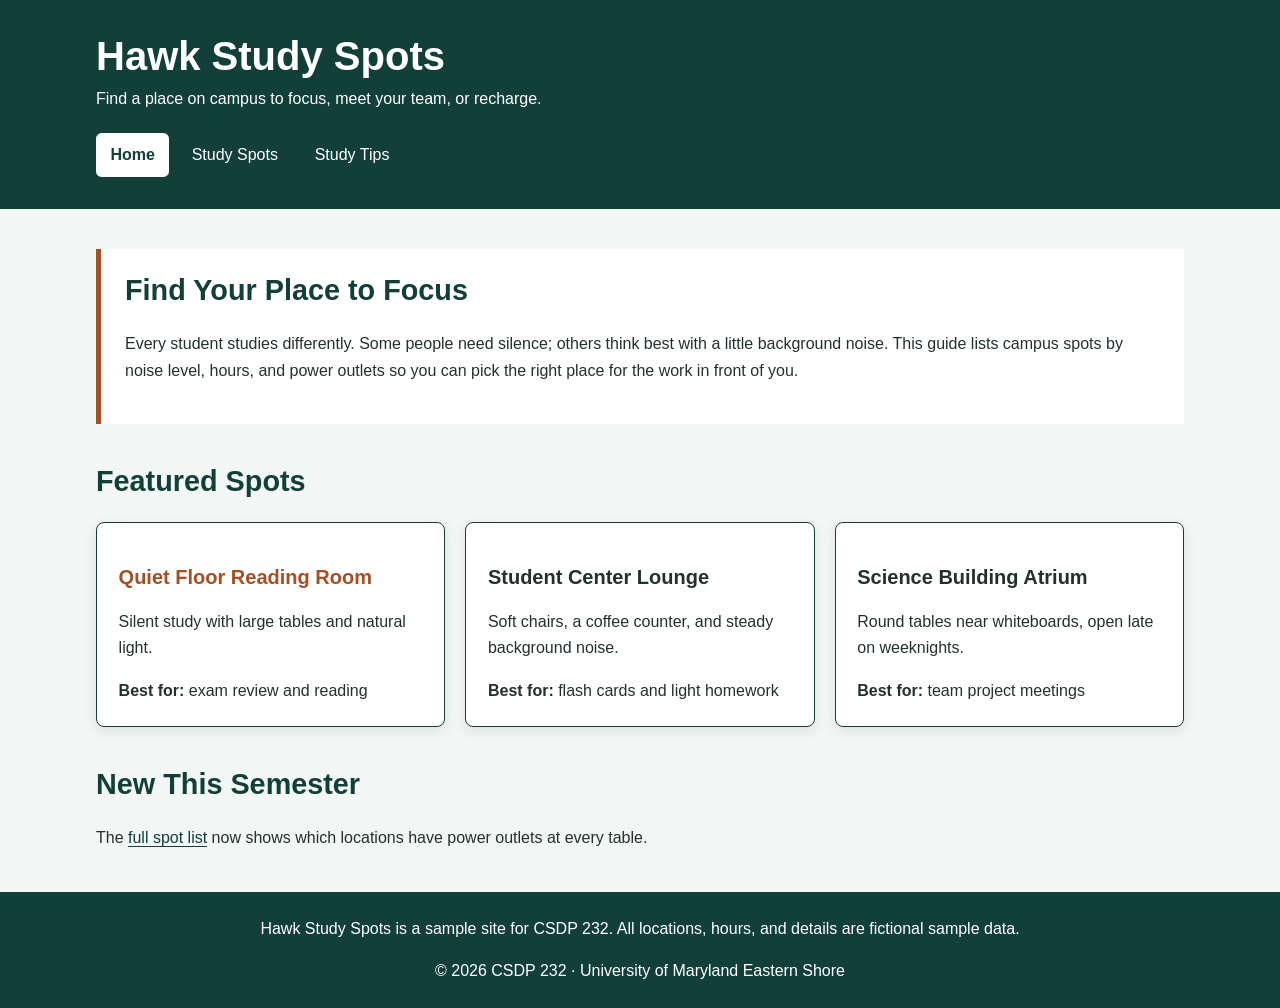
<file: index.html>
<!DOCTYPE html>
<html lang="en">
<head>
  <meta charset="UTF-8">
  <meta name="viewport" content="width=device-width, initial-scale=1.0">
  <title>Hawk Study Spots | Home</title>
  <link rel="stylesheet" href="css/style.css">
</head>
<body>
  <header>
    <h1>Hawk Study Spots</h1>
    <p class="tagline">Find a place on campus to focus, meet your team, or recharge.</p>
    <nav>
      <a class="current" href="index.html" aria-current="page">Home</a>
      <a href="spots.html">Study Spots</a>
      <a href="tips.html">Study Tips</a>
    </nav>
  </header>

  <main>
    <section id="intro">
      <h2>Find Your Place to Focus</h2>
      <p>Every student studies differently. Some people need silence; others think best with a little background noise. This guide lists campus spots by noise level, hours, and power outlets so you can pick the right place for the work in front of you.</p>
    </section>

    <section>
      <h2>Featured Spots</h2>

      <div class="spot-grid">
        <article class="card featured">
          <h3>Quiet Floor Reading Room</h3>
          <p>Silent study with large tables and natural light.</p>
          <p><strong>Best for:</strong> exam review and reading</p>
        </article>

        <article class="card">
          <h3>Student Center Lounge</h3>
          <p>Soft chairs, a coffee counter, and steady background noise.</p>
          <p><strong>Best for:</strong> flash cards and light homework</p>
        </article>

        <article class="card">
          <h3>Science Building Atrium</h3>
          <p>Round tables near whiteboards, open late on weeknights.</p>
          <p><strong>Best for:</strong> team project meetings</p>
        </article>
      </div>
    </section>

    <section>
      <h2>New This Semester</h2>
      <p>The <a href="spots.html">full spot list</a> now shows which locations have power outlets at every table.</p>
    </section>
  </main>

  <footer>
    <p>Hawk Study Spots is a sample site for CSDP 232. All locations, hours, and details are fictional sample data.</p>
    <p>&copy; 2026 CSDP 232 &middot; University of Maryland Eastern Shore</p>
  </footer>
</body>
</html>
</file>
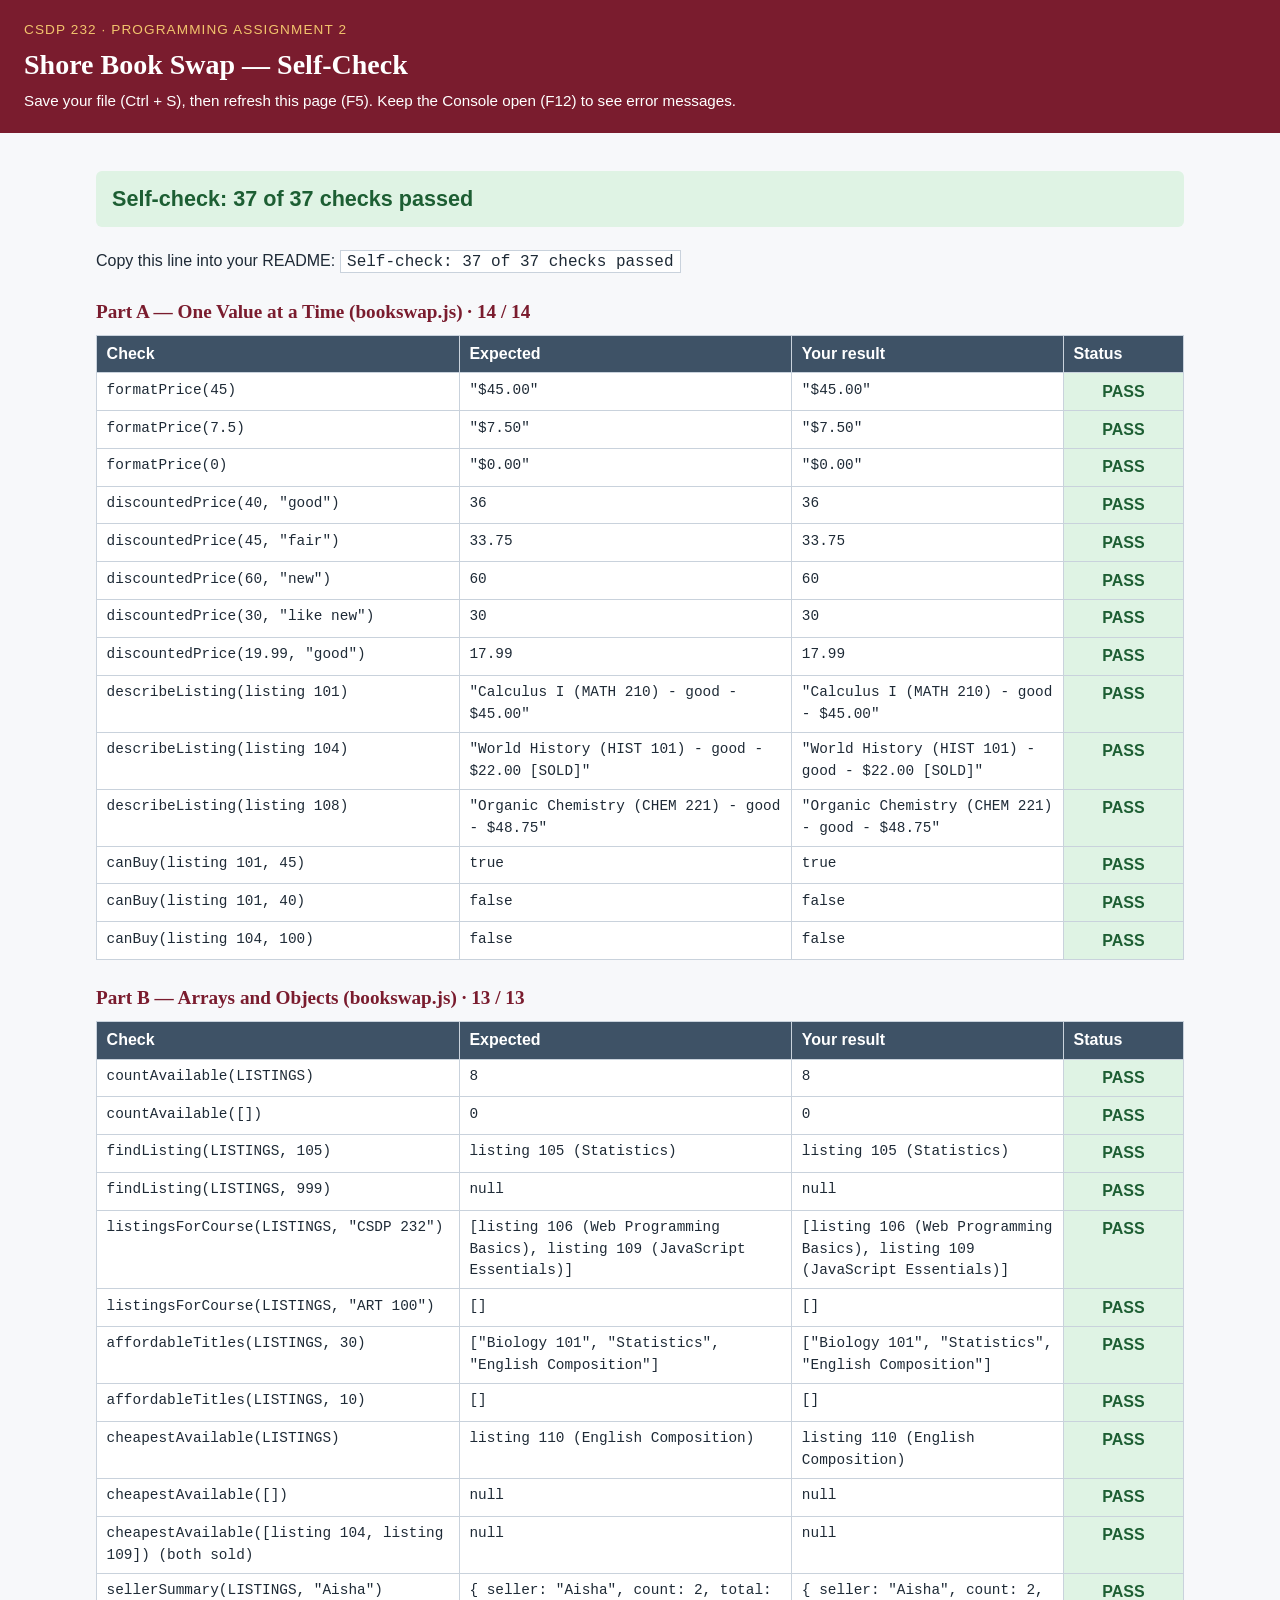
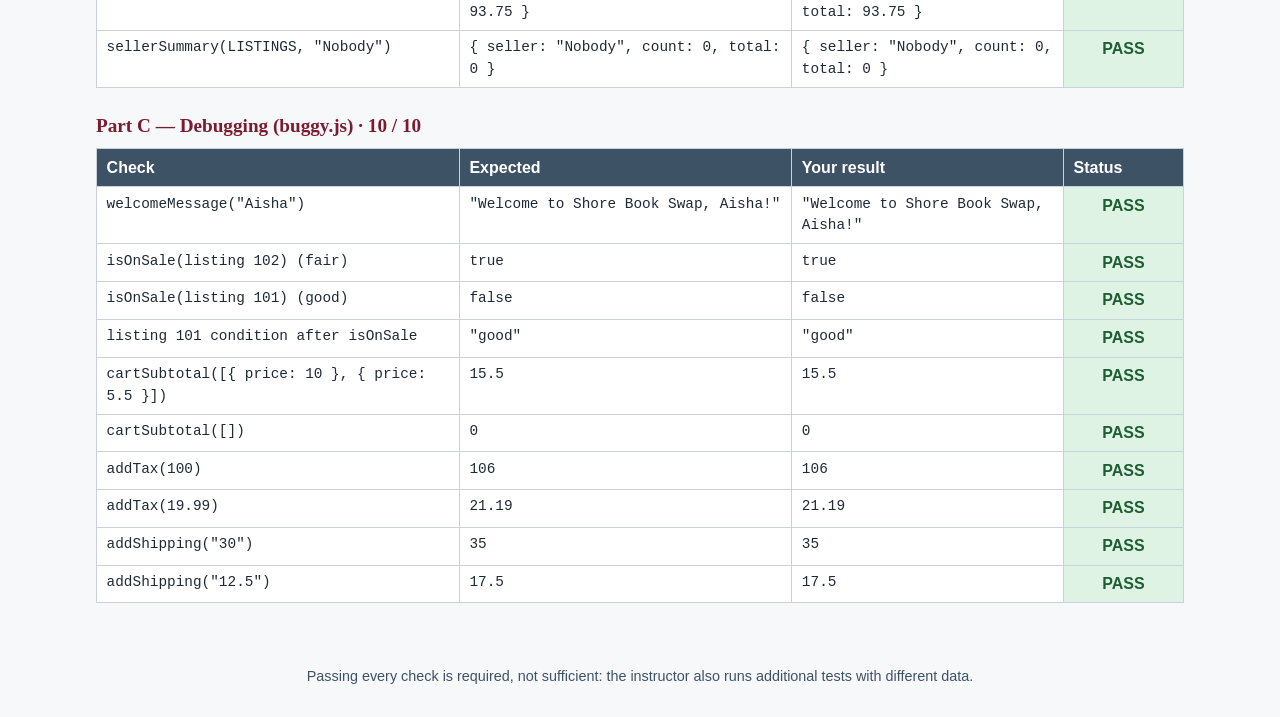
<file: pa2/index.html>
<!DOCTYPE html>
<html lang="en">
<head>
  <meta charset="utf-8">
  <meta name="viewport" content="width=device-width, initial-scale=1">
  <title>PA2 Self-Check · Shore Book Swap</title>
  <link rel="stylesheet" href="css/checks.css">
</head>
<body>
  <!-- PA2 self-check page. DO NOT EDIT THIS FILE. -->
  <header>
    <p class="kicker">CSDP 232 · Programming Assignment 2</p>
    <h1>Shore Book Swap — Self-Check</h1>
    <p class="hint">Save your file (Ctrl + S), then refresh this page (F5). Keep the Console open (F12) to see error messages.</p>
  </header>

  <main>
    <p id="summary" class="summary">Running checks…</p>
    <p class="readme">Copy this line into your README: <code id="readme-line"></code></p>
    <div id="results"></div>
  </main>

  <footer>
    <p>Passing every check is required, not sufficient: the instructor also runs additional tests with different data.</p>
  </footer>

  <script src="js/data.js"></script>
  <script src="js/bookswap.js"></script>
  <script src="js/buggy.js"></script>
  <script src="js/checks.js"></script>
</body>
</html>
</file>
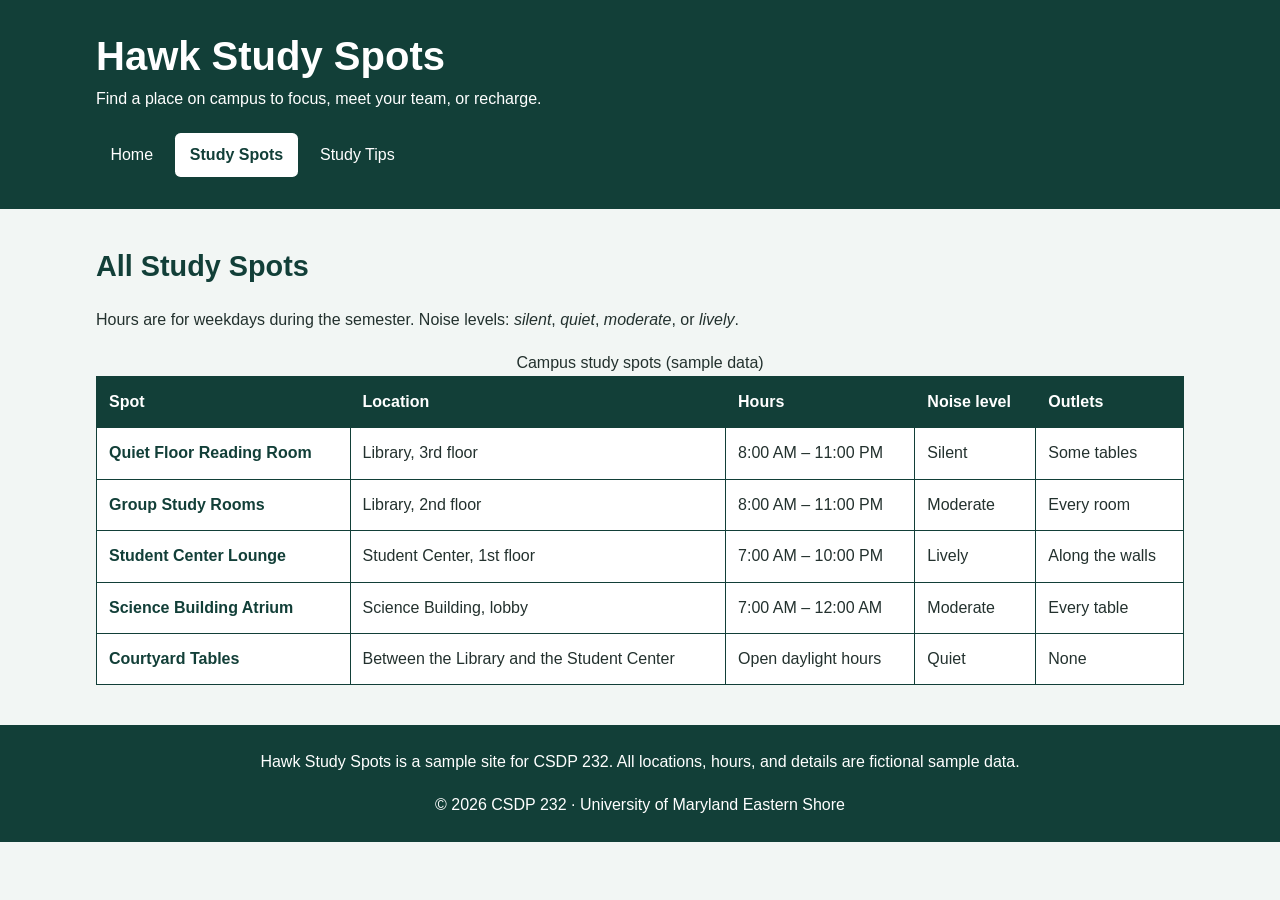
<file: spots.html>
<!DOCTYPE html>
<html lang="en">
<head>
  <meta charset="UTF-8">
  <meta name="viewport" content="width=device-width, initial-scale=1.0">
  <title>Hawk Study Spots | Study Spots</title>
  <link rel="stylesheet" href="css/style.css">
</head>
<body>
  <header>
    <h1>Hawk Study Spots</h1>
    <p class="tagline">Find a place on campus to focus, meet your team, or recharge.</p>
    <nav>
      <a href="index.html">Home</a>
      <a class="current" href="spots.html" aria-current="page">Study Spots</a>
      <a href="tips.html">Study Tips</a>
    </nav>
  </header>

  <main>
    <section>
      <h2>All Study Spots</h2>
      <p>Hours are for weekdays during the semester. Noise levels: <em>silent</em>, <em>quiet</em>, <em>moderate</em>, or <em>lively</em>.</p>

      <div class="table-wrap">
        <table class="data-table">
          <caption>Campus study spots (sample data)</caption>
          <thead>
            <tr>
              <th scope="col">Spot</th>
              <th scope="col">Location</th>
              <th scope="col">Hours</th>
              <th scope="col">Noise level</th>
              <th scope="col">Outlets</th>
            </tr>
          </thead>
          <tbody>
            <tr>
              <th scope="row">Quiet Floor Reading Room</th>
              <td>Library, 3rd floor</td>
              <td>8:00 AM &ndash; 11:00 PM</td>
              <td>Silent</td>
              <td>Some tables</td>
            </tr>
            <tr>
              <th scope="row">Group Study Rooms</th>
              <td>Library, 2nd floor</td>
              <td>8:00 AM &ndash; 11:00 PM</td>
              <td>Moderate</td>
              <td>Every room</td>
            </tr>
            <tr>
              <th scope="row">Student Center Lounge</th>
              <td>Student Center, 1st floor</td>
              <td>7:00 AM &ndash; 10:00 PM</td>
              <td>Lively</td>
              <td>Along the walls</td>
            </tr>
            <tr>
              <th scope="row">Science Building Atrium</th>
              <td>Science Building, lobby</td>
              <td>7:00 AM &ndash; 12:00 AM</td>
              <td>Moderate</td>
              <td>Every table</td>
            </tr>
            <tr>
              <th scope="row">Courtyard Tables</th>
              <td>Between the Library and the Student Center</td>
              <td>Open daylight hours</td>
              <td>Quiet</td>
              <td>None</td>
            </tr>
          </tbody>
        </table>
      </div>
    </section>
  </main>

  <footer>
    <p>Hawk Study Spots is a sample site for CSDP 232. All locations, hours, and details are fictional sample data.</p>
    <p>&copy; 2026 CSDP 232 &middot; University of Maryland Eastern Shore</p>
  </footer>
</body>
</html>
</file>
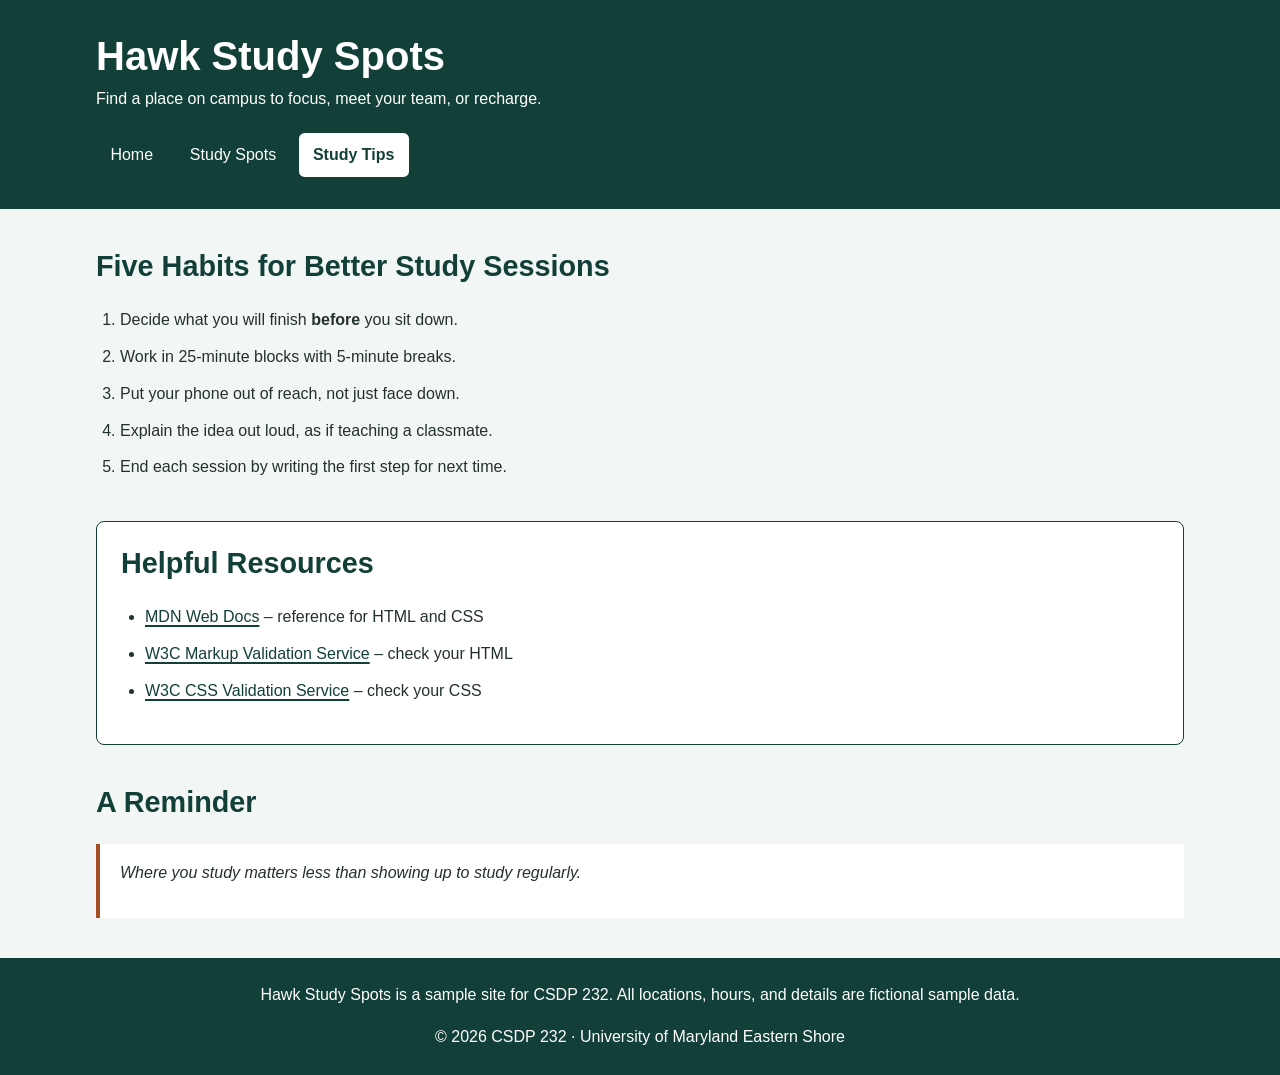
<file: tips.html>
<!DOCTYPE html>
<html lang="en">
<head>
  <meta charset="UTF-8">
  <meta name="viewport" content="width=device-width, initial-scale=1.0">
  <title>Hawk Study Spots | Study Tips</title>
  <link rel="stylesheet" href="css/style.css">
</head>
<body>
  <header>
    <h1>Hawk Study Spots</h1>
    <p class="tagline">Find a place on campus to focus, meet your team, or recharge.</p>
    <nav>
      <a href="index.html">Home</a>
      <a href="spots.html">Study Spots</a>
      <a class="current" href="tips.html" aria-current="page">Study Tips</a>
    </nav>
  </header>

  <main>
    <section>
      <h2>Five Habits for Better Study Sessions</h2>
      <ol class="tip-list">
        <li>Decide what you will finish <strong>before</strong> you sit down.</li>
        <li>Work in 25-minute blocks with 5-minute breaks.</li>
        <li>Put your phone out of reach, not just face down.</li>
        <li>Explain the idea out loud, as if teaching a classmate.</li>
        <li>End each session by writing the first step for next time.</li>
      </ol>
    </section>

    <section id="resources">
      <h2>Helpful Resources</h2>
      <ul class="resource-list">
        <li><a href="https://developer.mozilla.org/" target="_blank" rel="noopener noreferrer">MDN Web Docs</a> &ndash; reference for HTML and CSS</li>
        <li><a href="https://validator.w3.org/" target="_blank" rel="noopener noreferrer">W3C Markup Validation Service</a> &ndash; check your HTML</li>
        <li><a href="https://jigsaw.w3.org/css-validator/" target="_blank" rel="noopener noreferrer">W3C CSS Validation Service</a> &ndash; check your CSS</li>
      </ul>
    </section>

    <section>
      <h2>A Reminder</h2>
      <blockquote class="callout">
        <p>Where you study matters less than showing up to study regularly.</p>
      </blockquote>
    </section>
  </main>

  <footer>
    <p>Hawk Study Spots is a sample site for CSDP 232. All locations, hours, and details are fictional sample data.</p>
    <p>&copy; 2026 CSDP 232 &middot; University of Maryland Eastern Shore</p>
  </footer>
</body>
</html>
</file>
<file: css/style.css>
/* 1. Page basics */
body {
  margin: 0;
  background-color: #f2f6f4;
  color: #23312e;
  font-family: Arial, Helvetica, sans-serif;
  font-size: 1rem;
  line-height: 1.65;
}

h1,
h2,
h3 {
  color: #123f38;
  line-height: 1.2;
}

h1 {
  margin: 0;
  font-size: 2.5rem;
}

h2 {
  margin-top: 0;
  font-size: 1.8rem;
}

h3 {
  font-size: 1.25rem;
}

p {
  margin-top: 0;
}

a {
  color: #123f38;
  text-underline-offset: 0.18rem;
}

a:hover {
  color: #a44f24;
}

a:focus,
a:focus-visible {
  outline: 0.2rem solid #a44f24;
  outline-offset: 0.2rem;
}

a[target="_blank"] {
  text-decoration-thickness: 0.12rem;
}

/* 2. Header and navigation */
header {
  padding: 2rem max(1.25rem, calc((100% - 68rem) / 2));
  background-color: #123f38;
  color: #ffffff;
}

header h1 {
  color: #ffffff;
}

.tagline {
  margin: 0.4rem 0 1.25rem;
  color: #ffffff;
}

header nav {
  display: flex;
  flex-wrap: wrap;
  gap: 0.5rem;
}

nav a {
  display: inline-block;
  padding: 0.55rem 0.9rem;
  border-radius: 0.35rem;
  color: #ffffff;
  text-decoration: none;
}

nav a:hover,
nav a:focus {
  background-color: #ffffff;
  color: #123f38;
}

nav a.current {
  background-color: #ffffff;
  color: #123f38;
  font-weight: 700;
}

/* 3. Main content and cards */
main {
  width: min(68rem, calc(100% - 2.5rem));
  margin: 2.5rem auto;
}

main section {
  margin-bottom: 2.5rem;
}

#intro {
  padding: 1.5rem;
  border-left: 0.35rem solid #a44f24;
  background-color: #ffffff;
}

.spot-grid {
  display: grid;
  grid-template-columns: repeat(auto-fit, minmax(min(100%, 16rem), 1fr));
  gap: 1.25rem;
}

.card {
  padding: 1.35rem;
  border: 1px solid rgb(18, 63, 56);
  border-radius: 0.5rem;
  background-color: #ffffff;
  box-shadow: 0 0.25rem 0.8rem rgba(18, 63, 56, 0.1);
}

.card h3 {
  color: #23312e;
}

.featured h3 {
  color: #a44f24;
}

.card p:last-child {
  margin-bottom: 0;
}

/* 4. Tables, lists, and callouts */
.data-table {
  width: 100%;
  border-collapse: collapse;
  background-color: #ffffff;
}

.table-wrap {
  overflow-x: auto;
}

.data-table th,
.data-table td {
  padding: 0.75rem;
  border: 1px solid rgb(18, 63, 56);
  text-align: left;
  vertical-align: top;
}

.data-table thead {
  background-color: #123f38;
  color: #ffffff;
}

.data-table tbody th {
  color: #123f38;
}

.tip-list,
.resource-list {
  padding-left: 1.5rem;
}

.tip-list li,
.resource-list li {
  margin-bottom: 0.65rem;
}

#resources {
  padding: 1.5rem;
  border: 1px solid rgb(18, 63, 56);
  border-radius: 0.5rem;
  background-color: #ffffff;
}

.callout {
  margin: 0;
  padding: 1rem 1.25rem;
  border-left: 0.3rem solid #a44f24;
  background-color: #ffffff;
  font-style: italic;
}

/* 5. Footer and small screens */
footer {
  padding: 1.5rem max(1.25rem, calc((100% - 68rem) / 2));
  background-color: #123f38;
  color: #ffffff;
  text-align: center;
}

footer p:last-child {
  margin-bottom: 0;
}

@media (max-width: 42rem) {
  h1 {
    font-size: 2rem;
  }

  main {
    margin: 1.5rem auto;
  }

  .data-table th,
  .data-table td {
    padding: 0.5rem;
  }
}
</file>
<file: pa2/css/checks.css>
/* PA2 self-check page styles. DO NOT EDIT THIS FILE. */

body {
  margin: 0;
  font-family: Calibri, "Segoe UI", Arial, sans-serif;
  font-size: 1rem;
  line-height: 1.5;
  color: #1e2a36;
  background: #f7f8fa;
}

header {
  background: #7a1c2e;
  color: #ffffff;
  padding: 1.25rem 1.5rem;
}

header h1 {
  margin: 0.25rem 0;
  font-family: Cambria, Georgia, serif;
  font-size: 1.75rem;
}

.kicker {
  margin: 0;
  font-size: 0.85rem;
  letter-spacing: 0.08em;
  text-transform: uppercase;
  color: #f2c46d;
}

.hint {
  margin: 0;
  font-size: 0.95rem;
}

main {
  max-width: 68rem;
  margin: 0 auto;
  padding: 1rem 1.5rem 2rem;
}

.summary {
  font-size: 1.35rem;
  font-weight: bold;
  padding: 0.75rem 1rem;
  border-radius: 6px;
  background: #fbefd6;
}

.summary.all {
  background: #dff3e4;
  color: #1d5e33;
}

.readme code {
  background: #ffffff;
  border: 1px solid #c9d2dc;
  padding: 0.1rem 0.4rem;
}

h2 {
  font-family: Cambria, Georgia, serif;
  font-size: 1.2rem;
  color: #7a1c2e;
  margin: 1.5rem 0 0.5rem;
}

table {
  width: 100%;
  table-layout: fixed;
  border-collapse: collapse;
  background: #ffffff;
}

th:nth-child(1) { width: 34%; }
th:nth-child(2) { width: 31%; }
th:nth-child(3) { width: 25%; }
th:nth-child(4) { width: 10%; }

th,
td {
  border: 1px solid #c9d2dc;
  padding: 0.4rem 0.6rem;
  text-align: left;
  vertical-align: top;
}

th {
  background: #3e5266;
  color: #ffffff;
}

.code {
  font-family: "Courier New", Consolas, monospace;
  font-size: 0.9rem;
  word-break: break-word;
}

.status {
  font-weight: bold;
  text-align: center;
}

.pass { background: #dff3e4; color: #1d5e33; }
.fail { background: #fbe3e3; color: #9b1c1c; }
.error { background: #fbe3e3; color: #9b1c1c; }
.missing { background: #fbefd6; color: #7a4a00; }

footer {
  text-align: center;
  font-size: 0.9rem;
  padding: 1rem;
  color: #3e5266;
}
</file>
